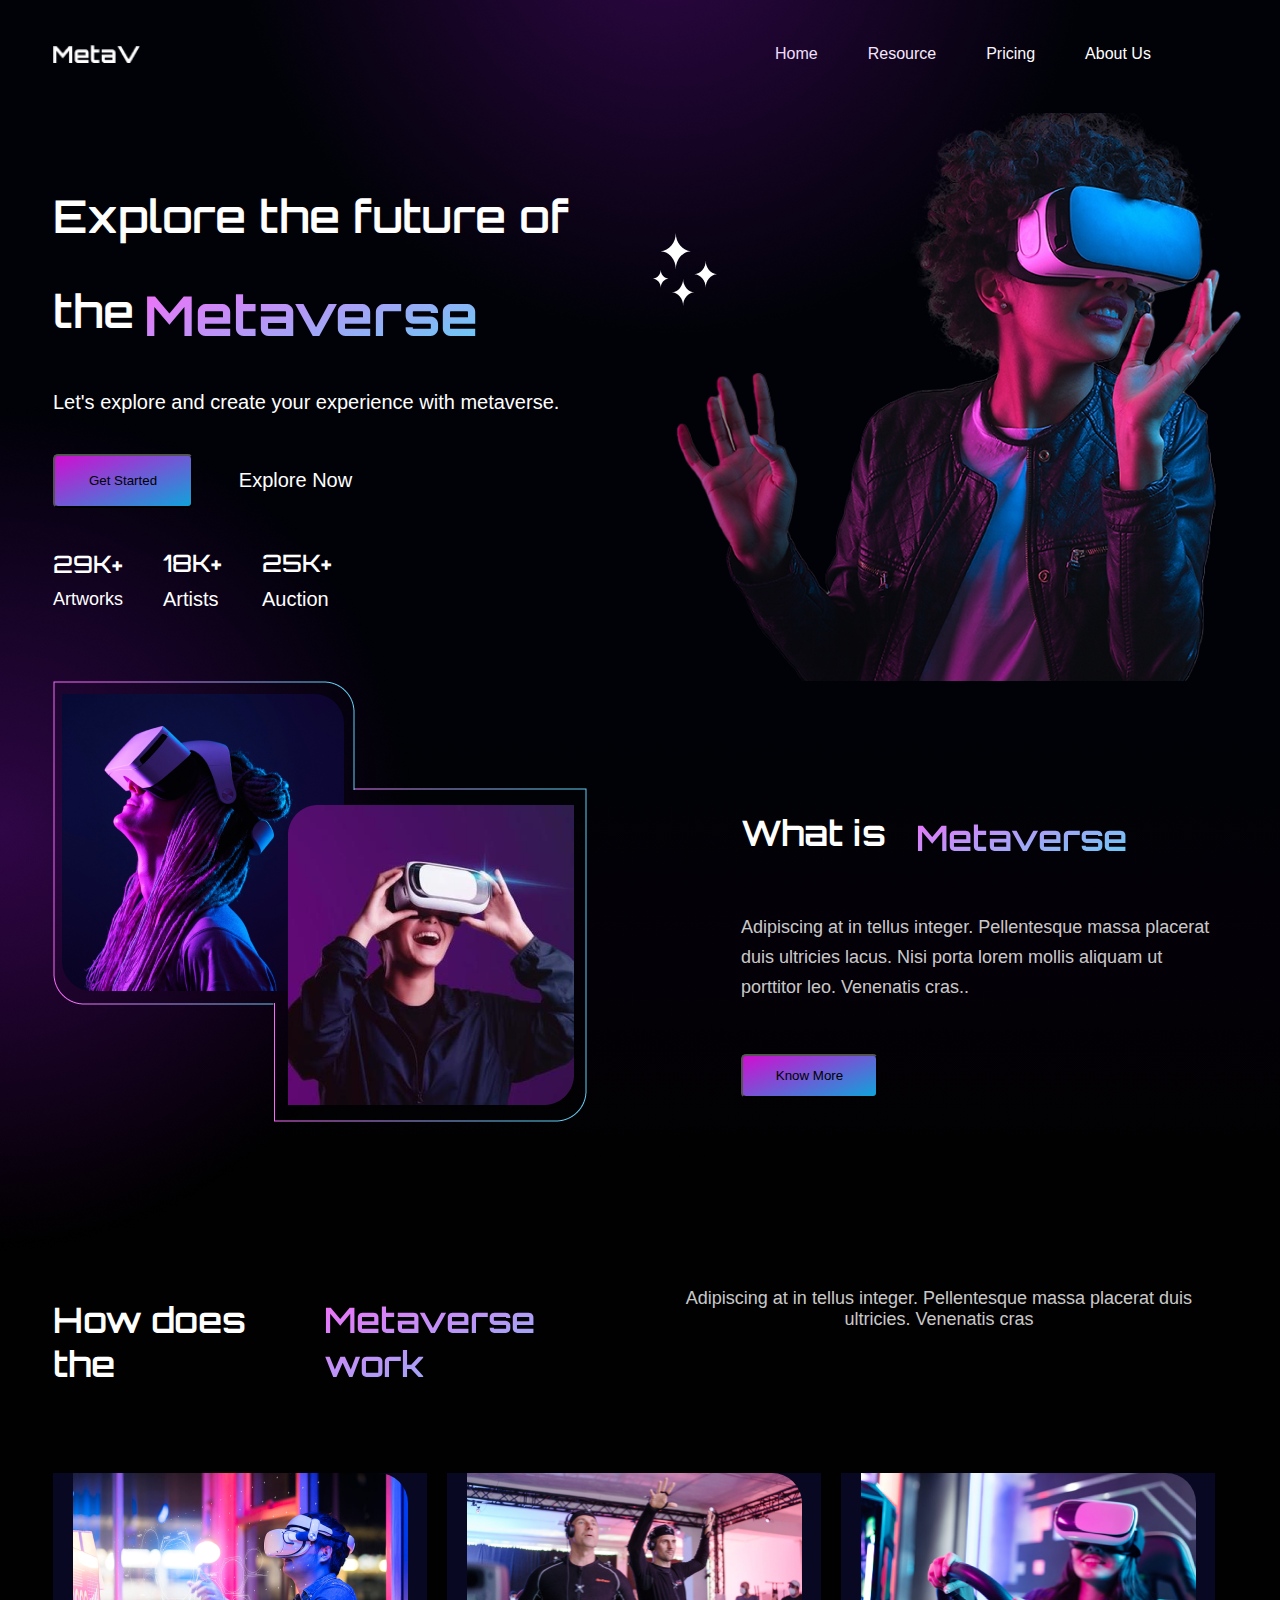
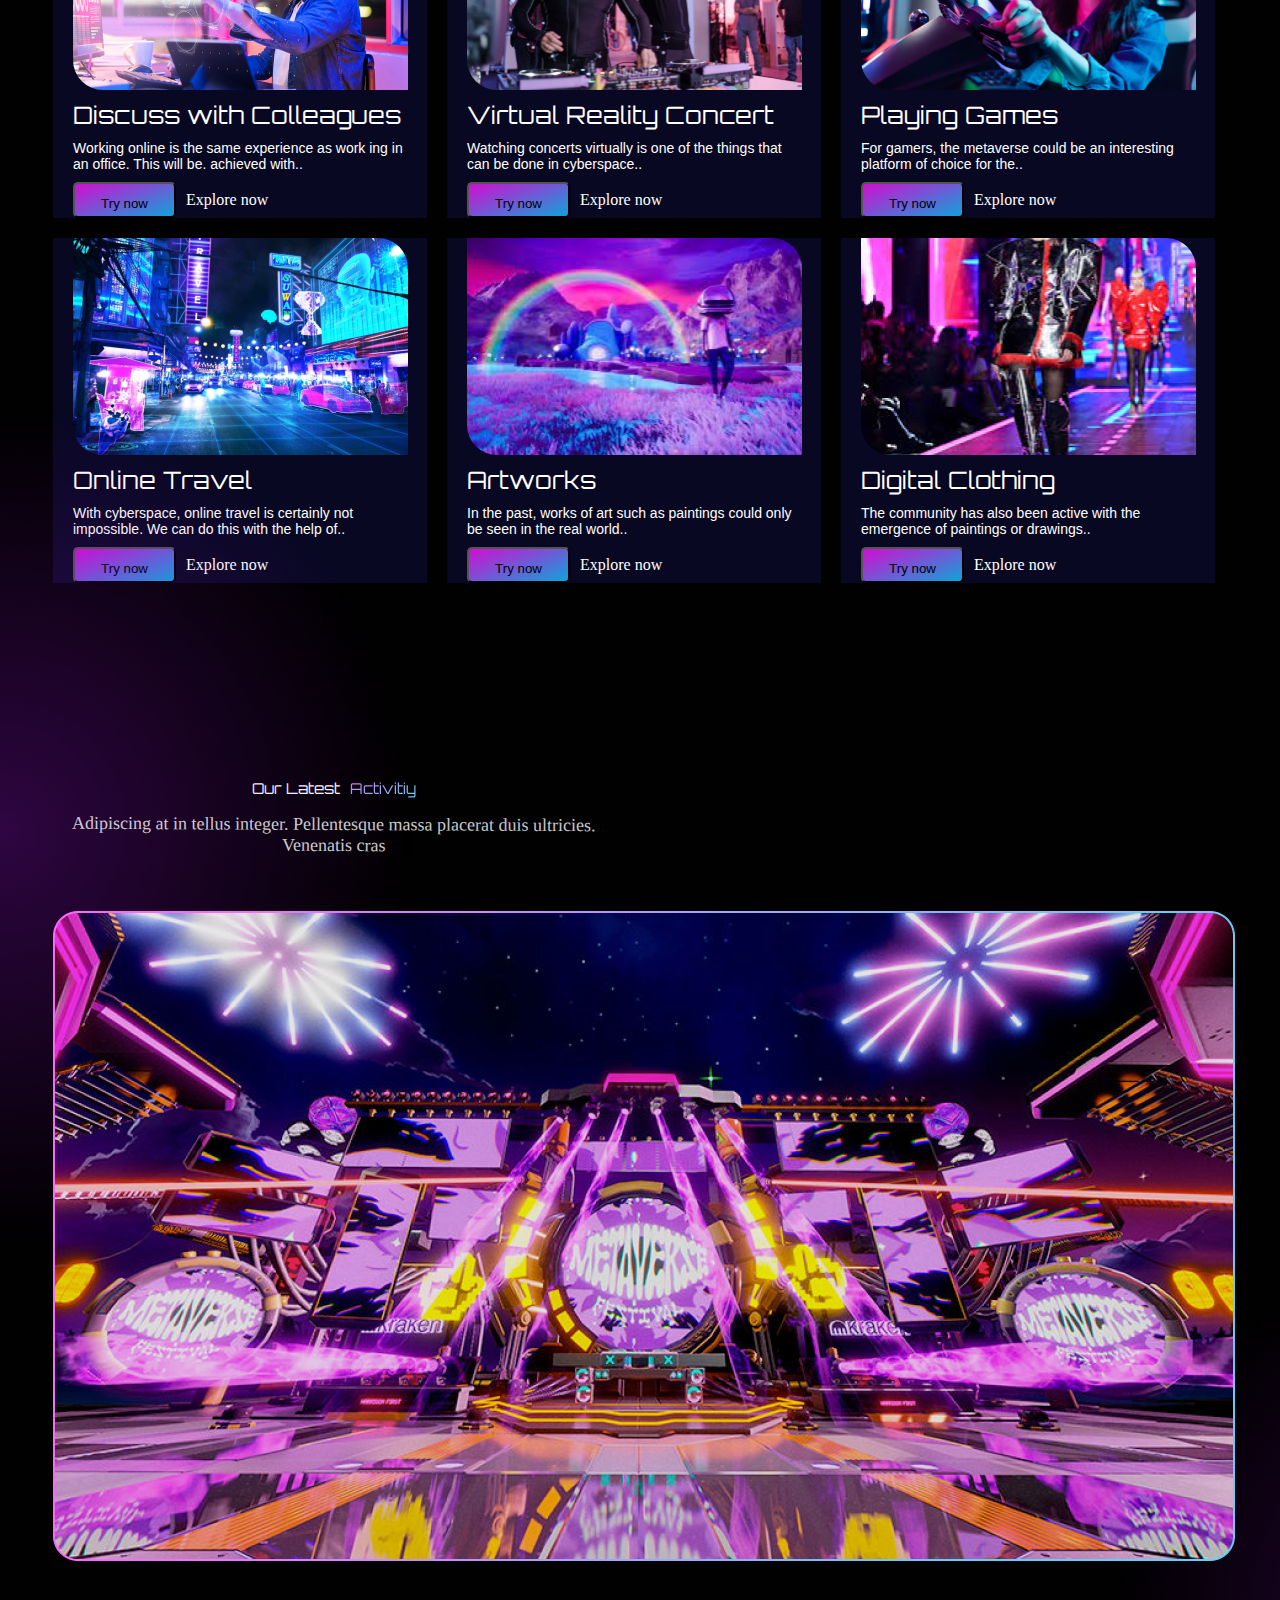
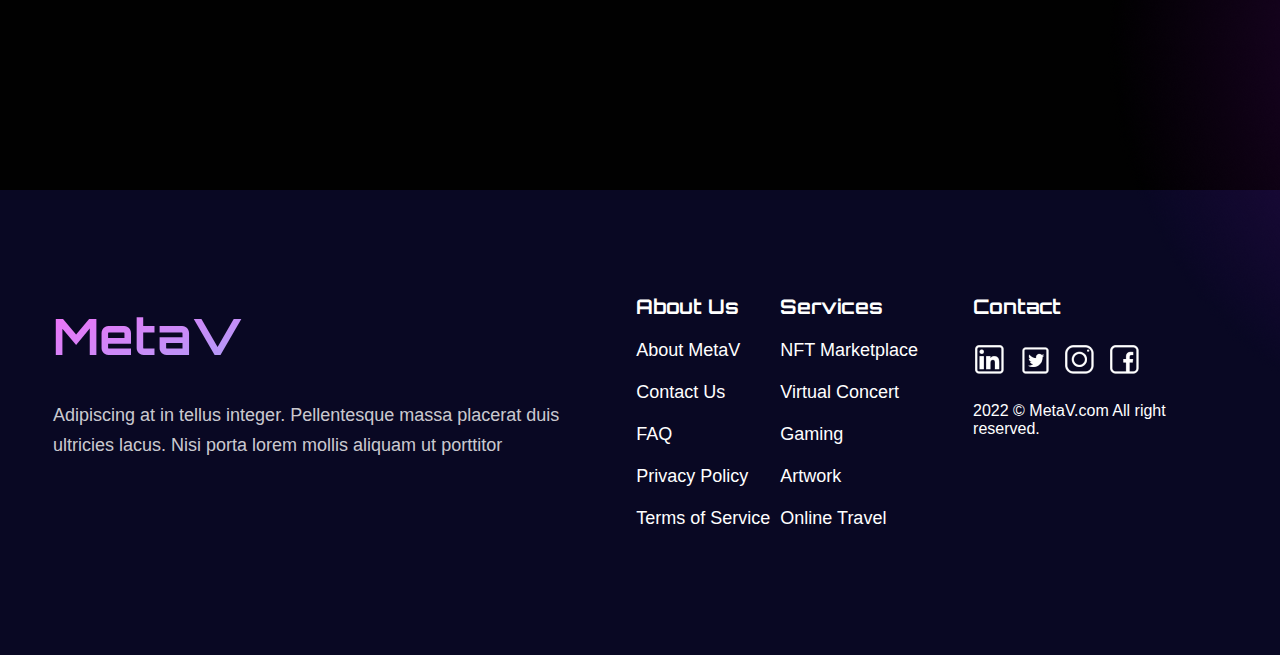
<file: index.html>
<!DOCTYPE html>
<html lang="en">

<head>
    <meta charset="UTF-8">
    <meta name="viewport" content="width=device-width, initial-scale=1.0">
    <title>Qilichbek</title>
    <link rel="stylesheet" href="./style.css">
</head>

<body>
    <img src="./img/svg.png" class="q1">
    <img src="./img/svg.png" class="q2">
    <img src="./img/svg.png" class="q3">
    <img src="./img/svg.png" class="q4">
    <img src="./img/svg.png" class="q5">
    <img src="./img/svg.png" class="q6">

    <nav>
        <div class="container">


            <div class="navbar">
                <div class="meta">
                    <img src="./img/MetaV.png" alt="">
                </div>
                <div class="menu">
                    <input class="ch" unchecked type="checkbox" id="dddd" />
                    <label for="dddd">
                        <svg class="drop" xmlns="http://www.w3.org/2000/svg" width="24" height="24" viewBox="0 0 24 24"
                            fill="none">
                            <rect x="2" y="4" width="20" height="1.05" fill="black" />
                            <rect x="2" y="11.2727" width="20" height="1.05" fill="black" />
                            <rect x="2" y="18.5454" width="20" height="1.05" fill="black" />
                        </svg>
                    </label>
                    <ul class="sss">
                        <li><a href="#">Home</a></li>
                        <li><a href="#">Resource</a></li>
                        <li><a href="#">Pricing</a></li>
                        <li><a href="#">About Us</a></li>
                    </ul>
                </div>
            </div>


        </div>
    </nav>
    <div class="header">
        <div class="container">
            <div class="metaverse">
                <div class="explore">
                    <h1>Explore the future of </h1>
                    <div>
                        <h1 class="h1">the</h1>
                        <h2>Metaverse</h2>
                    </div>

                    <p>Let's explore and create your experience with
                        metaverse.</p>
                    <div class="btn">
                        <button>Get Started</button>
                        <p>Explore Now</p>
                    </div>
                    <div class="counter">
                        <div class="atvork">
                            <h3>29K+</h3>
                            <p>Artworks</p>
                        </div>
                        <div class="artist">
                            <h3>18K+</h3>
                            <p>Artists</p>
                        </div>
                        <div class="auction">
                            <h3>25K+</h3>
                            <p>Auction</p>
                        </div>
                    </div>
                </div>
                <div class="image2">
                    <img class="box" src="./img/Vector (3).svg" alt="">
                    <img class="box1" src="./img/image 2.png" alt="">
                </div>
            </div>
        </div>
    </div>
    <div class="herosection">
        <div class="container">
            <div class="home">
                <div class="image3">
                    <img class="metgirol" src="./img/metagirl.png" alt="">
                </div>
                <div class="what">
                    <div class="mmmm">
                        <h2>What is</h2>
                        <h1>Metaverse</h1>
                    </div>

                    <p>Adipiscing at in tellus integer. Pellentesque
                        massa placerat duis ultricies lacus. Nisi porta lorem mollis aliquam ut porttitor leo. Venenatis
                        cras..</p>
                    <button>Know More</button>
                </div>
            </div>
        </div>
    </div>
    <div class="how">
       <div class="container">
        <div class="work">
            <h1>How does the</h1>
            <div class="metawork">
                <h1> Metaverse work</h1>
            </div>
        </div>
        <p>Adipiscing at in tellus integer. Pellentesque massa placerat duis ultricies. Venenatis cras</p>
       </div>
    </div>
    <div class="pictures">
        <div class="container">
            <div class="fotos">
                <div class="discuss">
                    <img src="./img/imgs1.png" alt="">
                    <h2>Discuss with Colleagues</h2>
                    <p class="public_p">
                        Working online is the same experience as work ing in
                        an office. This will be. achieved with..
                    </p>
                    <div class="button">
                        <button>Try now</button>
                        <p>Explore now</p>
                    </div>

                </div>
                <div class="discuss">
                    <img src="./img/imgs2.png" alt="">
                    <h2>Virtual Reality Concert</h2>
                    <p class="public_p">
                        Watching concerts virtually is one of the things that can be done in cyberspace..
                    </p>
                    <div class="button">
                        <button>Try now</button>
                        <p>Explore now</p>
                    </div>

                </div>
                <div class="discuss">
                    <img src="./img/imgs3.png" alt="">
                    <h2>Playing Games</h2>
                    <p class="public_p">
                        For gamers, the metaverse could be an interesting platform of choice for the..
                    </p>
                    <div class="button">
                        <button>Try now</button>
                        <p>Explore now</p>
                    </div>

                </div>
                <div class="discuss">
                    <img src="./img/imgs4.png" alt="">
                    <h2>Online Travel</h2>
                    <p class="public_p">
                        With cyberspace, online travel is certainly not impossible. We can do this with the help of..
                    </p>
                    <div class="button">
                        <button>Try now</button>
                        <p>Explore now</p>
                    </div>

                </div>
                <div class="discuss">
                    <img src="./img/imgs5.png" alt="">
                    <h2>Artworks</h2>
                    <p class="public_p">
                        In the past, works of art such as paintings could only be seen in the real world..
                    </p>
                    <div class="button">
                        <button>Try now</button>
                        <p>Explore now</p>
                    </div>

                </div>
                <div class="discuss">
                    <img src="./img/imgs6.png" alt="">
                    <h2>Digital Clothing</h2>
                    <p class="public_p">
                        The community has also been active with the emergence of paintings or drawings..
                    </p>
                    <div class="button">
                        <button>Try now</button>
                        <p>Explore now</p>
                    </div>

                </div>
            </div>
        </div>
    </div>
    <div class="container">
        <div class="our">
            <div class="latest">
                <h1>Our Latest</h1>
                <div class="activitiy">
                    <h1>Activitiy</h1>
                </div>
    
            </div>
            <p>Adipiscing at in tellus integer. Pellentesque massa placerat duis ultricies. Venenatis cras</p>
    </div>
    </div>
    <div class="metaverse">
        <div class="container">
            <div class="imgMeta">
                <img src="./img/metaverse 1.png" alt="">
                <img src="./img/metaverse 1.png" alt="">
            </div>
        </div>
    </div>
    <footer>
        <div class="container">
            <div class="metaw">
                <div class="metav">
                    <h1>MetaV</h1>
                    <p>Adipiscing at in tellus integer. Pellentesque massa
                        placerat duis ultricies lacus. Nisi porta
                        lorem mollis aliquam ut porttitor
                    </p>
                </div>
                <div>
                    <div class="about">
                        <h5>About Us</h5>
                        <p>About MetaV</p>
                        <p>Contact Us</p>
                        <p>FAQ</p>
                        <p>Privacy Policy</p>
                        <p>Terms of Service</p>
                    </div>
                    <div class="about">
                        <h5>Services</h5>
                        <p>NFT Marketplace</p>
                        <p>Virtual Concert</p>
                        <p>Gaming</p>
                        <p>Artwork</p>
                        <p>Online Travel</p>
                    </div>
                </div>
                <div class="www">
                    <h5>Contact</h5>
                    <div class="imgContact">
                        <img src="./img/LinkedIn.png" alt="">
                        <img src="./img/Twitter Squared.png" alt="">
                        <img src="./img/Instagram.png" alt="">
                        <img src="./img/Facebook.png" alt="">
                    </div>
                    <p>2022 © MetaV.com All right reserved.</p>
                </div>
            </div>
        </div>
    </footer>
</body>

</html>
</file>
<file: style.css>
@import url('https://fonts.googleapis.com/css2?family=Orbitron:wght@400;500;600;700;800;900&display=swap');

* {
    margin: 0;
    padding: 0;
    box-sizing: border-box;
}
body{
    border-radius: 896px;
position: relative;
}

.q1{
    position: absolute;
    top: -350px;
    rotate: 90deg;
    left: 400px;
}
.q2{
    position: absolute;
    top: 300px;
    left: 0px;
}
.q3{
    position: absolute;
    top: -200px;
    rotate: 180deg;
    left: 1300px;
}
.q4{
    position: absolute;
    top: 1000px;
    rotate: 180deg;
    left: 1440px;
}
.q5{
    position: absolute;
    top: 1900px;
    rotate: 360deg;
    left: 0px;
}
.q6{
    position: absolute;
    top: 2700px;
    rotate: 180deg;
    left: 1000px;
}
.navbar {
    display: flex;
    justify-content: space-between;
    /* align-items: center; */
    gap: 630px;
    margin-top: 45px;
    margin-bottom: 50px;
}
.container{
}

.drop {
    display: none;
    width: 24px;
    height: 24px;
}

body {
    color: #FFFFFF;
    background: var(--1, linear-gradient(180deg, #010208 16.39%, #010206 20.51%, #040008 24.79%, #010101 30.46%, #010101 34.11%, #010101 36.21%, #010101 100%));
}

.ch {
    display: none;
}

.container {
    /* background-image: url(./img/Ellipse\ 8.png); */
    width: 1174px;
    margin: 0 auto;
    /* background: radial-gradient(40.17% 39.79% at 50.00% 50.00%, rgba(170, 20, 240, 0.28) 0%, rgba(170, 20, 240, 0.00) 100%); */

}

ul {

    display: flex;
    gap: 50px;
    list-style: none;
}

.menu a {
    font-family: 'Poppins', sans-serif;
    text-decoration: none;
    color: #FFFFFF;

}

.explore {
    display: flex;
    flex-direction: column;
    align-items: flex-start;
    gap: 40px;
}

.explore h1 {
    color: #FFF;
    font-family: 'Orbitron', sans-serif;
    font-size: 45px;
    font-weight: 600;
    line-height: 45px;
}

.explore div h2 {
    font-family: 'Orbitron', sans-serif;
    font-size: 55px;
    font-style: normal;
    font-weight: 700;
    line-height: 72px;
    background: var(--2, linear-gradient(158deg, #F86CF8 0%, #64CEF5 100%));
    background-clip: text;
    -webkit-background-clip: text;
    -webkit-text-fill-color: transparent;
}

div h1 {
    padding-top: 10px;
}

div {
    display: flex;
    gap: 10px;
}

.explore p {
    font-family: 'Poppins', sans-serif;
    font-size: 20px;
    font-style: normal;
    font-weight: 400;
    line-height: normal;
}

.btn {
    display: flex;
    align-items: flex-start;
    gap: 16px;
}

.btn button {
    display: flex;
    width: 140px;
    height: 54px;
    padding: 12px 14px;
    justify-content: center;
    align-items: center;
    gap: 10px;
    border-radius: 5px;
    background: var(--3, linear-gradient(158deg, #D10ED1 0%, #10A3DA 100%));
}

.btn p {
    display: flex;
    font-family: 'Poppins', sans-serif;
    width: 173px;
    height: 54px;
    padding: 12px 14px;
    justify-content: center;
    align-items: center;
    gap: 10px;
    border-radius: 5px;
}

.counter {
    display: flex;
    align-items: center;
    gap: 40px;
}

.image2 {
    width: 45%;
}

.box {
    position: absolute;
    left: 600px;
    top: 120px;
}

.metaverse {
    display: flex;
    gap: 50px;
    justify-content: space-between;
    align-items: center;
    position: relative;

}

.counter h3 {
    font-family: 'Orbitron', sans-serif;
    font-size: 24px;
    font-style: normal;
    font-weight: 500;
    line-height: normal;
}

.atvork p {
    font-family: 'Poppins', sans-serif;
    font-size: 18px;
    font-style: normal;
    font-weight: 400;
    line-height: normal;
}

.auction {
    flex-direction: column;

}

.artist {
    flex-direction: column;
}

.atvork {
    flex-direction: column;
}

.home {
    gap: 154px;
    width: 100%;
    display: flex;
    align-items: center;
    position: relative;
    justify-content: space-between;
    margin-bottom: 166px;
}

.box2 {
    border-radius: 20px 0;
    position: absolute;
    top: 165px;
    left: 230px;
    border: 1px solid rgb(255, 255, 255);
    padding: 10px;
    background: black;
}

.what {
    display: flex;
    flex-direction: column;
    align-items: flex-start;
    justify-content: center;
    gap: 52px;
    margin-top: 100px;
}

.what h1 {
    font-size: 35px;
    font-style: normal;
    font-weight: 600;
    font-family: 'Orbitron', sans-serif;
    line-height: normal;
    background: var(--2, linear-gradient(158deg, #F86CF8 0%, #64CEF5 100%));
    background-clip: text;
    -webkit-background-clip: text;
    -webkit-text-fill-color: transparent;
    font-family: Orbitron;
    font-size: 35px;
    font-style: normal;
    font-weight: 600;
    line-height: normal;
}

.what h1 p {
    color: white !important;
    display: block;
    font-size: 35px;
    font-style: normal;
    font-weight: 600;
    font-family: 'Orbitron', sans-serif;
    line-height: normal;
    background: var(--2, linear-gradient(158deg, #F86CF8 0%, #64CEF5 100%));
    background-clip: text;
    -webkit-background-clip: text;
    -webkit-text-fill-color: transparent;
    font-family: Orbitron;
    font-size: 35px;
    font-style: normal;
    font-weight: 600;
    line-height: normal;
}

.what p {
    color: rgba(255, 255, 255, 0.80);
    font-family: 'Poppins', sans-serif;
    font-size: 18px;
    font-style: normal;
    font-weight: 400;
    line-height: 30px;
    /* 166.667% */
}

button {
    display: flex;
    width: 137px;
    height: 44px;
    padding: 12px 14px;
    justify-content: center;
    align-items: center;
    gap: 10px;
    border-radius: 5px;
    background: var(--3, linear-gradient(158deg, #D10ED1 0%, #10A3DA 100%));
}

.how {
    display: flex;
    flex-direction: column;
    align-items: center;
    gap: 16px;
    margin-bottom: 87px;
}

.how h1 {
    font-family: 'Orbitron', sans-serif;
    font-size: 35px;
    font-style: normal;
    font-weight: 600;
    line-height: normal;
}

.work {
    display: flex;
}

.metawork {
    background: var(--2, linear-gradient(158deg, #F86CF8 0%, #64CEF5 100%));
    background-clip: text;
    -webkit-background-clip: text;
    -webkit-text-fill-color: transparent;
    font-family: 'Orbitron', sans-serif;
    font-size: 35px;
    font-style: normal;
    font-weight: 600;
    line-height: normal;
}

.how p {
    width: 584px;
    color: rgba(255, 255, 255, 0.80);
    text-align: center;
    font-family: 'Poppins', sans-serif;
    font-size: 18px;
    font-style: normal;
    font-weight: 400;
    line-height: normal;
}

.discuss {
    flex-direction: column;
    width: 374px;
    flex-shrink: 0;
    background-color: #090823;
        padding: 0 20px;

}

.discuss img {
    width: 335px;
    height: 217px;
    flex-shrink: 0;
    font-size: 20px;
    border-radius: 0 30px 0 30px;
}

.discuss h2 {
    color: #FFF;
    font-family: 'Orbitron', sans-serif;
    font-style: normal;
    font-weight: 300;
    line-height: normal;

}

.public_p {

    color: #FFF;
    font-family: 'Poppins', sans-serif;
    font-size: 14px;
    font-style: normal;
    font-weight: 400;
    line-height: normal;
}

.discuss button {
    display: flex;
    height: 36px;
    padding: 12px 14px;
    justify-content: center;
    align-items: start;
    gap: 10px;
    flex-shrink: 0;
    border-radius: 5px;
    background: var(--3, linear-gradient(158deg, #D10ED1 0%, #10A3DA 100%));
    width: 103px;


}

.discuss p {
    display: flex;
    justify-content: center;
    align-items: center;
    gap: 10px;
    flex-shrink: 0;
    border-radius: 5px;
    color: #FFF ;   

}

.fotos {
    flex-wrap: wrap;
    gap: 20px;
    margin-bottom: 186px;
}

.our {
    display: flex;
    flex-direction: column;
    align-items: center;
    gap: 16px;
    margin-bottom: 55px;
}

.latest h1 {
    font-family: 'Orbitron', sans-serif;
    font-size: 15px;
    font-style: normal;
    font-weight: 300;
    line-height: normal;
}

.latest {
    display: flex;
}

.activitiy h1 {
    background: var(--2, linear-gradient(158deg, #F86CF8 0%, #64CEF5 100%));
    background-clip: text;
    -webkit-background-clip: text;
    -webkit-text-fill-color: transparent;
    font-family: 'Orbitron', sans-serif;
    font-size: 15px;
    font-style: normal;
    font-weight: 300;
    line-height: normal;
}

.our p {
    width: 561.516px;
    transform: rotate(0.26deg);
    color: rgba(255, 255, 255, 0.80);
    text-align: center;
    font-family: Poppins;
    font-size: 18px;
    font-style: normal;
    font-weight: 400;
    line-height: normal;
}

.imgMeta {
    display: flex;
    gap: 54px;
    margin-bottom: 229px;
}

.metaverse {
}

.mmmm {
    display: flex;
    justify-content: center;
    align-items: center;
    gap: 30px;
}

.mmmm h2 {
    color: #FFF;
    font-family: Orbitron;
    font-size: 35px;
    font-style: normal;
    font-weight: 600;
    line-height: normal;
}

footer {
    background: #090823;
}

.metav h1 {
    font-family: 'Orbitron', sans-serif;
    font-size: 50px;
    font-style: normal;
    font-weight: 700;
    line-height: normal;
    background: var(--2, linear-gradient(158deg, #F86CF8 0%, #64CEF5 100%));
    background-clip: text;
    -webkit-background-clip: text;
    -webkit-text-fill-color: transparent;
    margin-bottom: 23px;
}

.metav {
    display: flex;
    flex-direction: column;
    width: 45%;
}

.metav p {
    color: rgba(255, 255, 255, 0.80);
    font-family: 'Poppins', sans-serif;
    font-size: 18px;
    font-style: normal;
    font-weight: 400;
    line-height: 30px;
    /* 166.667% */
}

.about {
    display: flex;
    flex-direction: column;
    justify-content: center;
    align-items: flex-start;
    gap: 21px;
}

.about p {
    text-align: center;
    font-family: 'Poppins', sans-serif;
    font-size: 18px;
    font-style: normal;
    font-weight: 400;
    line-height: normal;
}

.about h5 {
    color: #FFF;
    font-family: 'Orbitron', sans-serif;
    font-size: 20px;
    font-style: normal;
    font-weight: 700;
    line-height: normal;
}

.imgContact h5 {
    text-align: center;
    font-family: 'Orbitron', sans-serif;
    font-size: 20px;
    font-style: normal;
    font-weight: 700;
    line-height: normal;
}

.metaw {
    display: flex;
    gap: 55px;
    padding: 104px 0 126px 0;
}

.www {
    display: flex;
    flex-direction: column;
    align-items: start;
    justify-content: start;
    gap: 24px;
    width: 200px;
}

.www h5 {
    text-align: center;
    font-family: 'Orbitron', sans-serif;
    font-size: 20px;
    font-style: normal;
    font-weight: 700;
    line-height: normal;
}

.www p {
    font-family: 'Poppins', sans-serif;
    font-size: 16px;
    font-style: normal;
    font-weight: 400;
    line-height: normal;
}

@media screen and (max-width:480px) {

    .q1{
        position: absolute;
        width: 200px;
        height: 200px;
        top: 0px;
        rotate: 90deg;
        left: -40px;
    }
    .q2{
        position: absolute;
        width: 200px;
        height: 200px;
        rotate: 180deg;
        top: 150px;
        left: 145px;
    }
    .q3{
        position: absolute;
        width: 200px;
        height: 200px;
        top: 730px;
        rotate: 180deg;
        left: 145px;
    }
    .q4{
        position: absolute;
        width: 200px;
        height: 200px;
        top: 2100px;
        rotate: 180deg;
        left: 145px;
    }
    .q5{
        position: absolute;
        width: 200px;
        display: block;
        height: 200px;
        top: 4000px;
        rotate: 360deg;
        left: 155px;

    }
    .q6{
        display: none;
    }
     


html{
}
    section , nav , footer, header{
        max-width: 480px;
        overflow: hidden;
    }

    .container{
        margin: 0 auto;
        max-width: 400px;
        padding: 0 5%;

        transform: scaleX(0.8);
    }
    nav .container .ch {
        display: none;
        
      }
      nav .container .ch:checked + label + ul {
        transform: translateX(-9%);
        display: block;

      }
      nav .container .ch:checked + label svg rect:nth-child(1) {
        display: none;
      }
      nav .container .ch:checked + label svg rect:nth-child(3) {
        display: none;
      }
      .drop{
        display: block;
        width: 30px;
        height: 20px;
         background-color: white;
        position: absolute;
        left: 300px;
        top: 40px;
        overflow: hidden;
       
     }
     nav .container .ch:checked +label +ul{
        display: block;
        position: absolute;
        width: 120px;
        top: 30px;
        left: 30px;
        max-width:  100%;
        /* height: 600px; */
        background-color: red;
        
       

     }

     ul {
        
        display: none;
       
        gap: 50px;
        list-style: none;
    }
    ul>li>a{
        font-size: 15px;
        
    }
    .explore {
        flex-direction: column;
        position: relative;
        align-items: center;
        justify-content: center;
        
    }
    .navbar{
    width: 100%;
    }
    
    .explore h1 {
        color: #FFF;
        font-family: 'Orbitron', sans-serif;
        font-size: 30px;
        font-weight: 500;
        line-height: 45px;
    }
    
    .explore div h2 {
        font-family: 'Orbitron', sans-serif;
        font-size: 30px;
        font-style: normal;
        font-weight: 500;
        line-height: 45px;
        background: var(--2, linear-gradient(158deg, #F86CF8 0%, #64CEF5 100%));
        background-clip: text;
        -webkit-background-clip: text;
        -webkit-text-fill-color: transparent;
        position: absolute;
        top: 55px;
        left: 110px;
    }
    .explore{
        display: flex;
        align-items: center;
        justify-content: center;
    
    }
    .h1{
        position: absolute;
        top: 45px;
        left: 45px;
    } 
    div h1 {
        padding-top: 10px;
    }
    
    div {
        display: flex;
        gap: 10px;
    }
    
    .explore p {
        font-family: 'Poppins', sans-serif;
        font-size: 20px;
        font-style: normal;
        font-weight: 400;
        line-height: normal;
        text-align: center;
    }
    
    .btn {
        display: flex;
        align-items: flex-start;
        gap: 16px;
    }
    
    .btn button {
        display: flex;
        max-width: 100%;
        /* height: 54px; */
        padding: 12px 14px;
        justify-content: center;
        align-items: center;
        gap: 10px;
        border-radius: 5px;
        background: var(--3, linear-gradient(158deg, #D10ED1 0%, #10A3DA 100%));
    }
    
    .btn p {
        display: flex;
        font-family: 'Poppins', sans-serif;
        max-width:  100%;
        /* height: 54px; */
        padding: 12px 14px;
        justify-content: center;
        align-items: center;
        gap: 10px;
        border-radius: 5px;
    }
    
    .counter {
        display: flex;
        align-items: center;
        gap: 40px;
        margin-top: 100px;
    }
    
    .box1{
       
       max-width: 100%;
        display: flex;
        justify-content: center;
        align-items: center;
        object-fit: cover;
        margin-top: 100px;
    }
    .image2 {
        max-width: 100%;
        display: flex;
        align-items: center;
        justify-content: center;
    }
    
    .box {
        display: none;
        position: absolute;
        left: 200px;
        top: 100px;
    }
    
    .metaverse {
        flex-direction: column-reverse;
        gap: 50px;
        justify-content: space-between;
        align-items: center;
        position: relative;
    
    }
    
    .counter h3 {
        font-family: 'Orbitron', sans-serif;
        font-size: 10px;
        font-style: normal;
        font-weight: 250;
        line-height: normal;
    }
    
    .atvork p {
        font-family: 'Poppins', sans-serif;
        font-size: 8px;
        font-style: normal;
        font-weight: 250;
        line-height: normal;
    }
    
    .auction {
        flex-direction: column;
        position: absolute;
        top: -200px;
        right: 10px
        
    }
    
    .artist {
        flex-direction: column;
        position: absolute;
        top: -270px;
        left: 100px;
    }
    
    .atvork {
        flex-direction: column;
        position: absolute;
        top: -190px;
        left: 0px;
    }
    
    .home {
        gap: 154px;
        max-width: 100%;
        display: block;
        align-items: center;
        position: relative;
        justify-content: space-between;
        margin-bottom: 166px;
    }
    
    .box2 {
        border-radius: 20px 0;
        position: absolute;
        top: 165px;
        left: 230px;
        border: 1px solid rgb(255, 255, 255);
        padding: 10px;
        background: black;
    }
    
    .what {
        display: flex;
        flex-direction: column;
        align-items: flex-start;
        justify-content: center;
        gap: 52px;
        margin-top: 100px;
    }
    .mmmm h2{
        font-size: 35px;
        font-style: normal;
        font-weight: 700;
        font-family: 'Orbitron', sans-serif;
        line-height: normal;
      
        
    }
    
    .what h1 {
        font-size: 35px;
        font-style: normal;
        font-weight: 700;
        font-family: 'Orbitron', sans-serif;
        line-height: normal;
        background: var(--2, linear-gradient(158deg, #F86CF8 0%, #64CEF5 100%));
        background-clip: text;
        -webkit-background-clip: text;
        -webkit-text-fill-color: transparent;
        font-family: Orbitron;
        font-size: 35px;
        font-style: normal;
        font-weight: 700;
        line-height: normal;
    }
    
    .what h1 p {
        color: white !important;
        display: block;
        font-size: 35px;
        font-style: normal;
        font-weight: 700;
        font-family: 'Orbitron', sans-serif;
        line-height: normal;
        background: var(--2, linear-gradient(158deg, #F86CF8 0%, #64CEF5 100%));
        background-clip: text;
        -webkit-background-clip: text;
        -webkit-text-fill-color: transparent;
        font-family: Orbitron;
        font-size: 35px;
        font-style: normal;
        font-weight: 700;
        line-height: normal;
    }
    
    .what p {
        width:360px;
        color: rgba(255, 255, 255, 0.80);
        font-family: 'Poppins', sans-serif;
        font-size: 14px;
        font-style: normal;
        font-weight: 400;
        line-height: 30px;
        /* 166.667% */
    }
    
    button {
        display: flex;
        max-width: 100%;
        /* height: 44px; */
        padding: 12px 14px;
        justify-content: center;
        align-items: center;
        gap: 10px;
        border-radius: 5px;
        background: var(--3, linear-gradient(158deg, #D10ED1 0%, #10A3DA 100%));
    }
    .
    .how {
        display: flex;
        flex-direction: column;
        align-items: center;
        gap: 16px;
        margin-bottom: 87px;
    }
    .how .container{
        display: flex;
        align-items: center;
        justify-content: center;
        flex-direction: column;
    }
    
    .how h1 {
        font-family: 'Orbitron', sans-serif;
        font-size: 35px;
        font-style: normal;
        font-weight: 700;
        line-height: normal;
    }
    .image3{
        max-width: 100%;
        /* height: 300px; */
    }
    .image3 img{
        max-width: 100%;
        /* height: 300px; */
    }
    .work {
        display: block;
    }
    
    .metawork {
        background: var(--2, linear-gradient(158deg, #F86CF8 0%, #64CEF5 100%));
        background-clip: text;
        -webkit-background-clip: text;
        -webkit-text-fill-color: transparent;
        font-family: 'Orbitron', sans-serif;
        font-size: 18px;
        font-style: normal;
        font-weight: 300;
        line-height: normal;
    }
    
    .how p {
        max-width: 100%;
        color: rgba(255, 255, 255, 0.80);
        text-align: center;
        font-family: 'Poppins', sans-serif;
        font-size: 18px;
        font-style: normal;
        font-weight: 200;
        line-height: normal;
    }
    
    .discuss {
        flex-direction: column;
        max-width: 100%;
        flex-shrink: 0;
        background-color: #090823;
        margin-bottom: 40px;
        padding: 20px;
    }
    
    .discuss img {
        max-width: 100%;
        /* height: 217px; */
        flex-shrink: 0;
        font-size: 10px;
    }
    
    .discuss h2 {
        color: #FFF;
        font-family: 'Orbitron', sans-serif;
        font-style: normal;
        font-weight: 300;
        line-height: normal;
    }
    
    .public_p {
    
        color: #FFF;
        font-family: 'Poppins', sans-serif;
        font-size: 14px;
        font-style: normal;
        font-weight: 200;
        line-height: normal;
    }
    
    .discuss button {
        display: flex;
        height: 36px;
        padding: 12px 14px;
        justify-content: center;
        align-items: start;
        gap: 10px;
        flex-shrink: 0;
        border-radius: 5px;
        background: var(--3, linear-gradient(158deg, #D10ED1 0%, #10A3DA 100%));
        width: 103px;
    
    }
    
    .discuss p {
        display: flex;
        justify-content: center;
        align-items: center;
        gap: 10px;
        flex-shrink: 0;
        border-radius: 5px;
        color: #FFF;
        
    }
    
    .fotos {
        flex-wrap: wrap;
        /* gap: 20px; */
        margin-bottom: 186px;
    }
    
    .our {
        display: flex;
        flex-direction: column;
        align-items: center;
        gap: 16px;
        margin-bottom: 55px;
    }
    
    .latest h1 {
        font-family: 'Orbitron', sans-serif;
        font-size: 25px;
        font-style: normal;
        font-weight: 700;
        line-height: normal;
    }
    
    .latest {
        display: flex;
        align-items: center;
        justify-content: center;
    }
    
    .activitiy h1 {
        background: var(--2, linear-gradient(158deg, #F86CF8 0%, #64CEF5 100%));
        background-clip: text;
        -webkit-background-clip: text;
        -webkit-text-fill-color: transparent;
        font-family: 'Orbitron', sans-serif;
        font-size: 25px;
        font-style: normal;
        font-weight: 700;
        line-height: normal;
    }
    
    .our p {
        width: 330px;
        transform: rotate(0.26deg);
        color: rgba(255, 255, 255, 0.80);
        text-align: center;
        font-family: 'Poppins',sans-serif;
        font-size: 14px;
        font-style: normal;
        font-weight: 200;
        line-height: normal;
    }
    
    .imgMeta {
        display: block;
        gap: 100px;
        margin-bottom: 70px;
    }
    .imgMeta>img{
        max-width: 100%;
        margin-bottom: 50px;
    }
    .metaverse {
    }
    
    .mmmm {
        display: flex;
        justify-content: center;
        align-items: center;
        gap: 15px;
     
    }
    
    .mmmm h2 {
        color: #FFF;
        font-family: 'Orbitron',sans-serif;
        font-size: 13px;
        font-style: normal;
        font-weight: 500;
        line-height: normal;
    }
    
    footer {
        background: #090823;
    }
    
    .metav h1 {
        font-family: 'Orbitron', sans-serif;
        font-size: 35px;
        font-style: normal;
        font-weight: 700;
        line-height: normal;
        background: var(--2, linear-gradient(158deg, #F86CF8 0%, #64CEF5 100%));
        background-clip: text;
        -webkit-background-clip: text;
        -webkit-text-fill-color: transparent;
        margin-bottom: 23px;
    }
    
    .metav {
        display: flex;
       max-width: 100%;
       margin-bottom: 30px;
    }
    
    .metav p {
        color: rgba(255, 255, 255, 0.80);
        font-family: 'Poppins', sans-serif;
        font-size: 14px;
        font-style: normal;
        font-weight: 200;
        line-height: 30px;
        /* 166.667% */
    }
    
    .about {
        max-width: 100%;
        display: flex;
        flex-direction: column;
        justify-content: center;
        align-items: flex-start;
        gap: 21px;
        margin-bottom: 50px;
    }
    
    .about p {
        text-align: center;
        font-family: 'Poppins', sans-serif;
        font-size: 14px;
        font-style: normal;
        font-weight: 300;
        line-height: normal;
    }
    
    .about h5 {
        color: #FFF;
        font-family: 'Orbitron', sans-serif;
        font-size: 20px;
        font-style: normal;
        font-weight: 700;
        line-height: normal;
    }
    
    .imgContact h5 {
        text-align: center;
        font-family: 'Orbitron', sans-serif;
        font-size: 10px;
        font-style: normal;
        font-weight: 400;
        line-height: normal;
    }
    
    .metaw {
        display: block;
        gap: 55px;
        padding: 50px 0 50px 0;
    }
    
    .www {
        display: flex;
        flex-direction: column;
        align-items: start;
        justify-content: start;
        gap: 24px;
        max-width: 200px;
    }
    
    .www h5 {
        display: none;
        text-align: center;
        font-family: 'Orbitron', sans-serif;
        font-size: 10px;
        font-style: normal;
        font-weight: 400;
        line-height: normal;
    }
    
    .www p {
        font-family: 'Poppins', sans-serif;
        font-size: 14px;
        font-style: normal;
        font-weight: 400;
        line-height: normal;
    }
    
   
}
</file>
